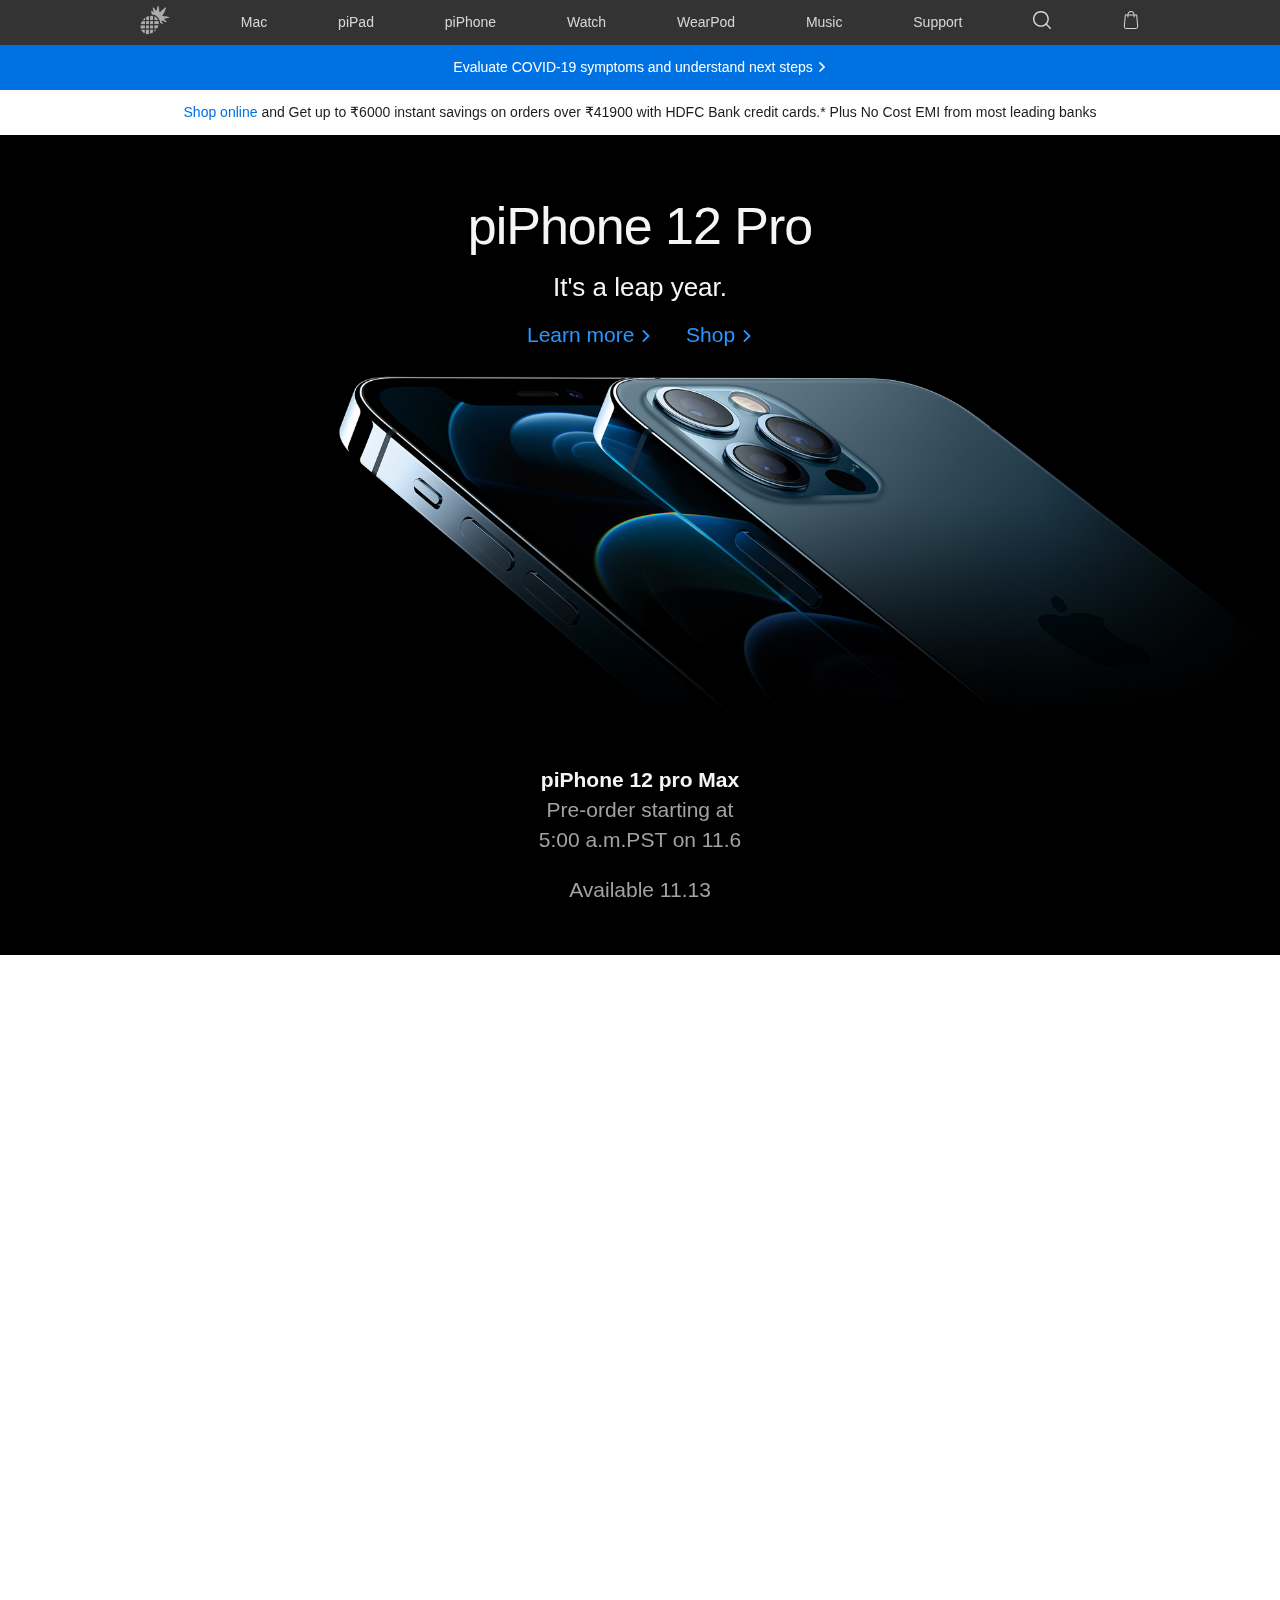
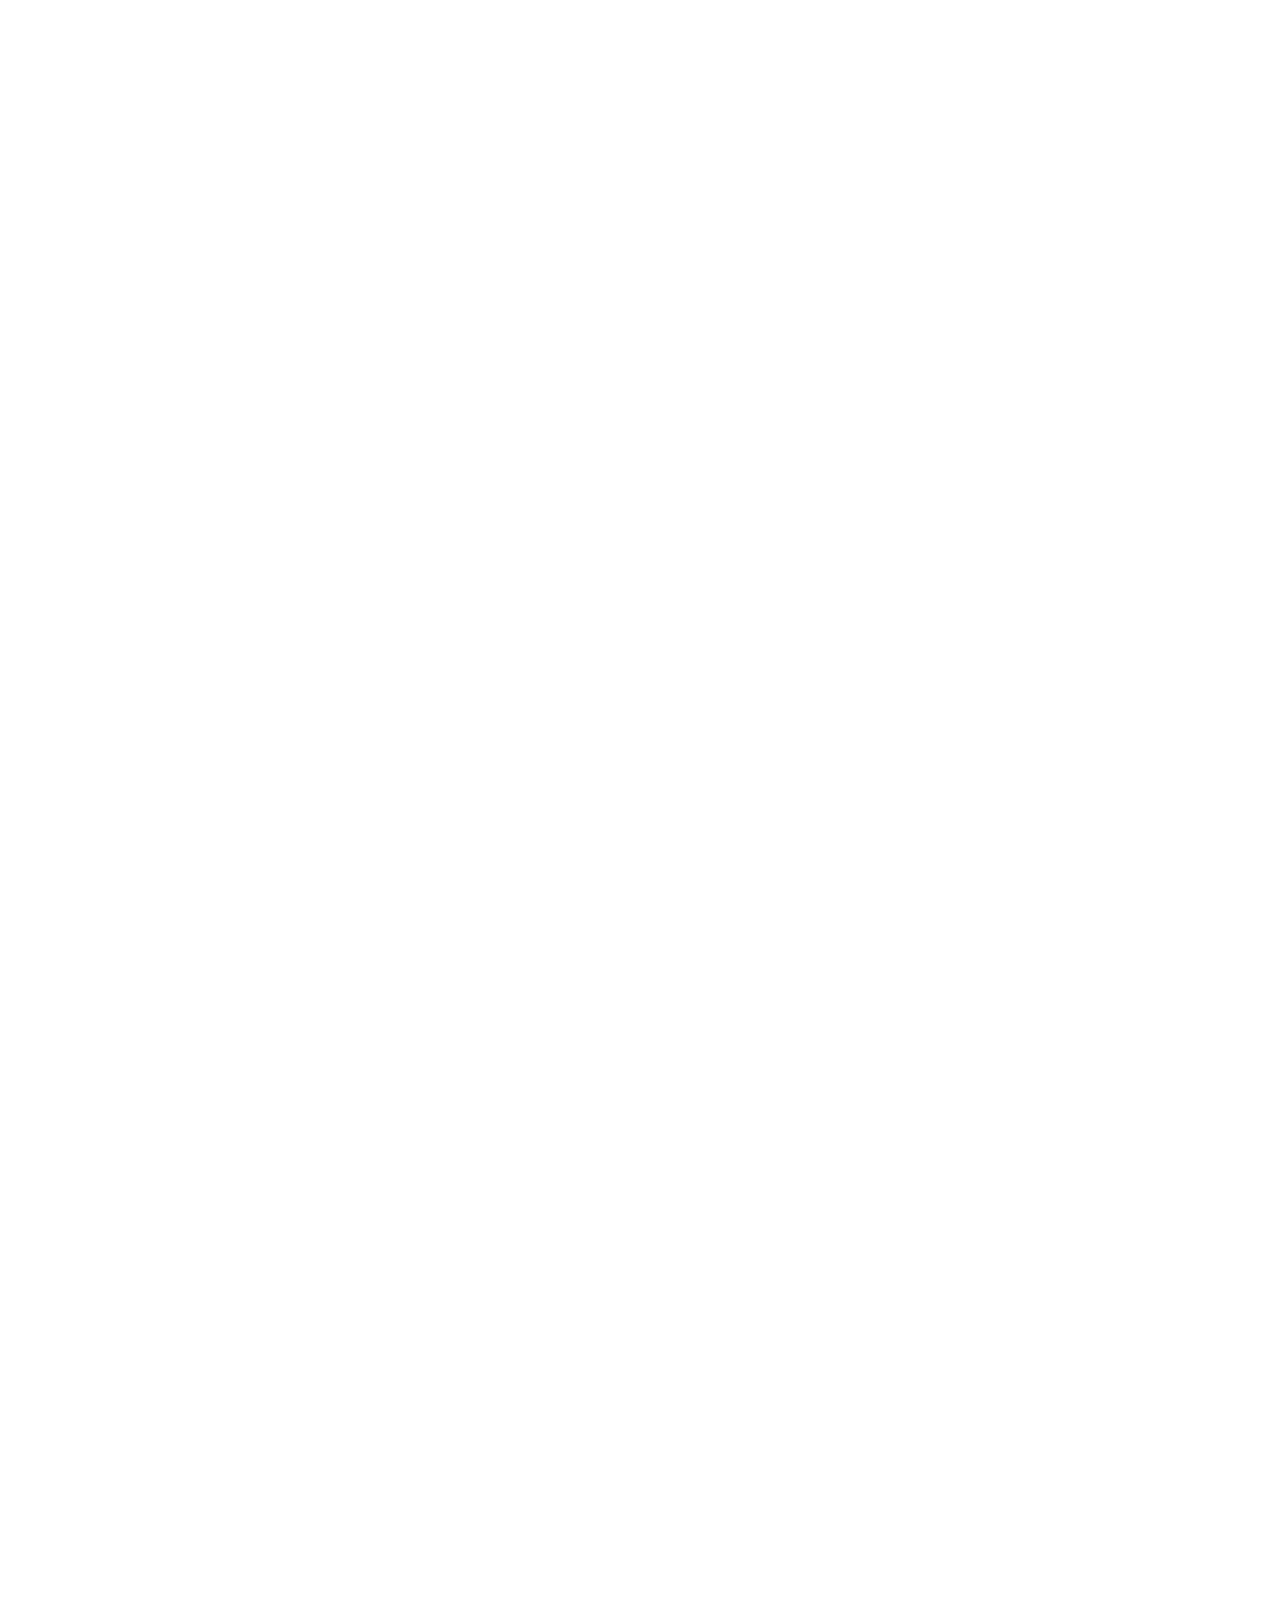
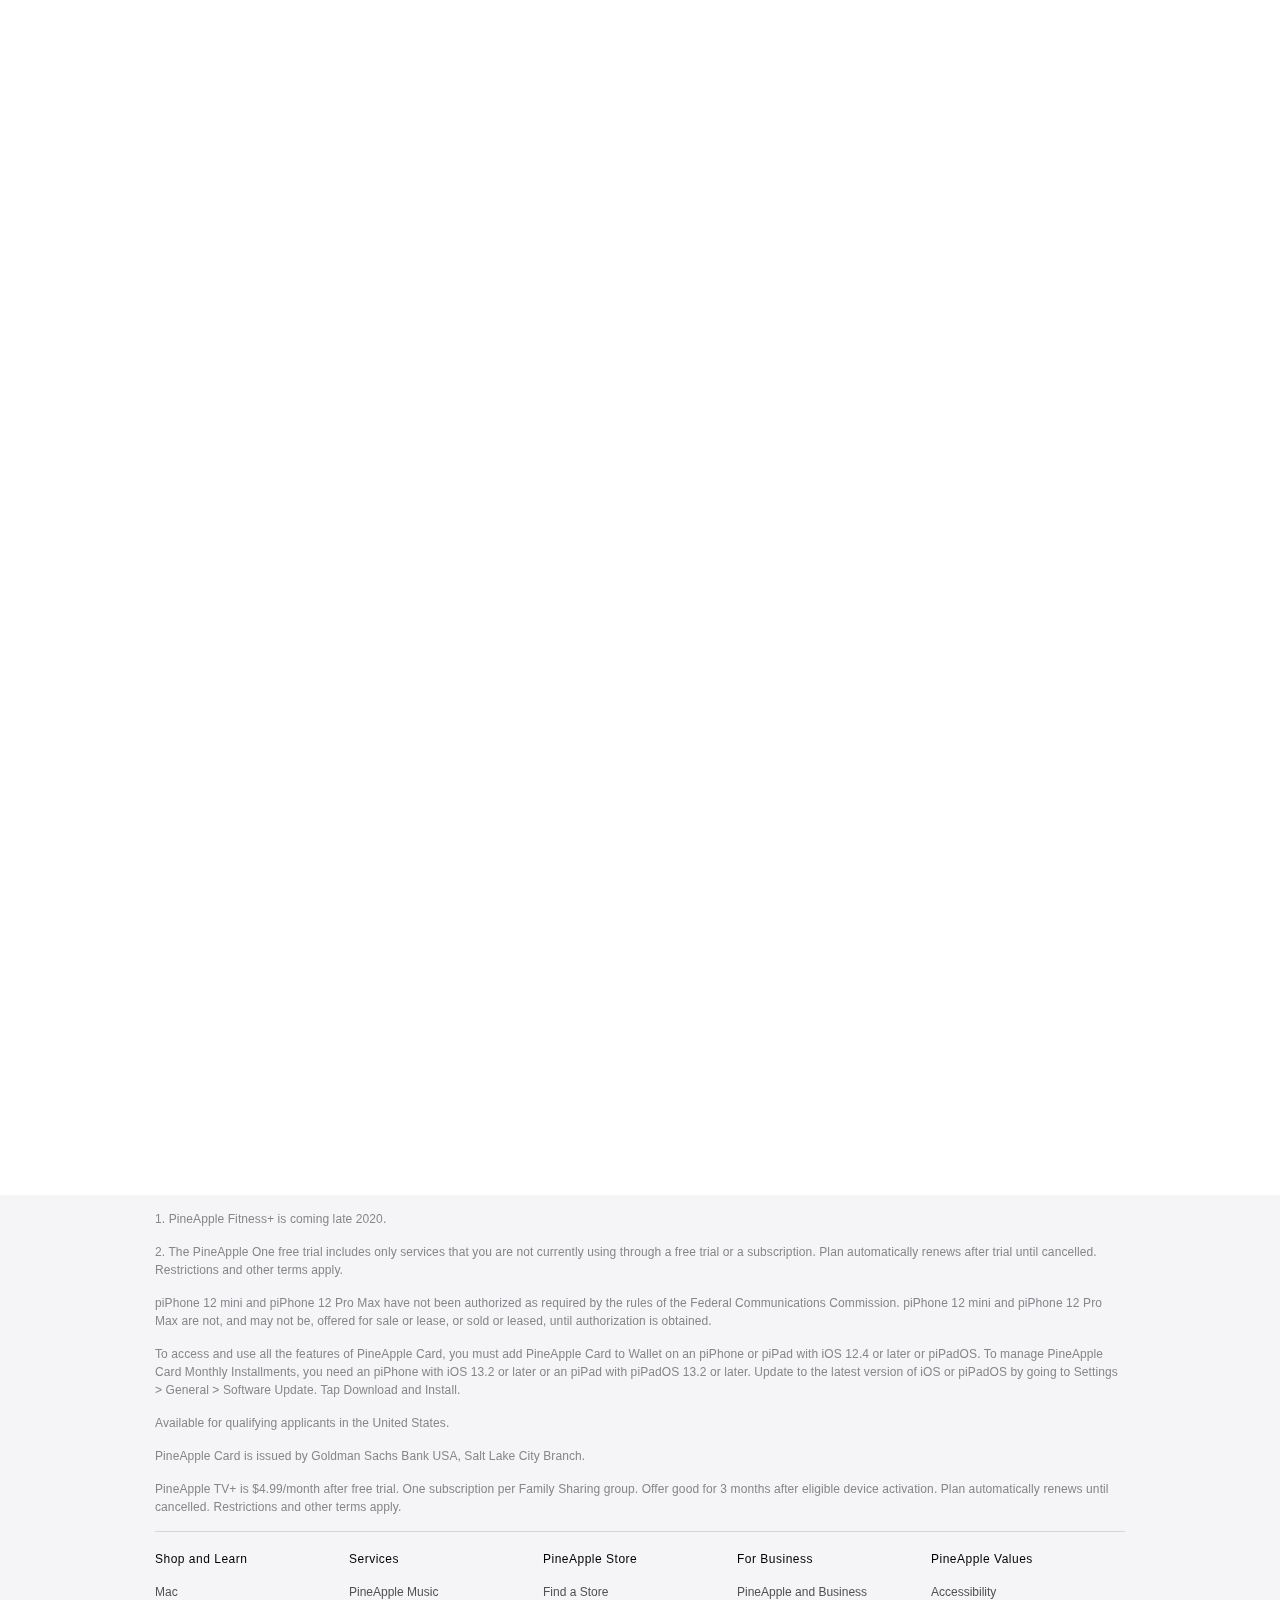
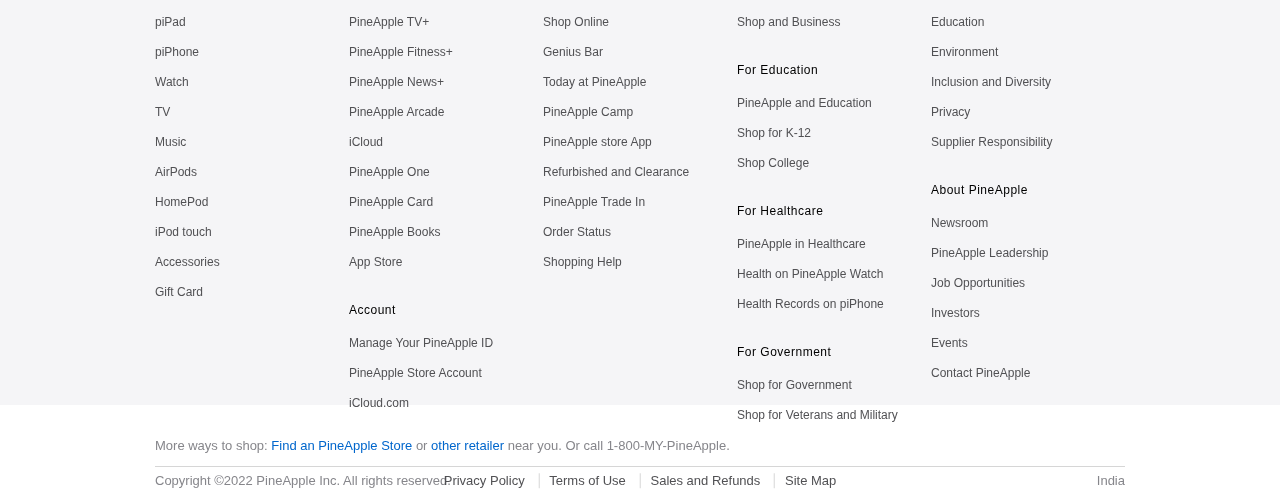
<file: index.html>
<!DOCTYPE html>
<html lang="en">

<head>
  <meta charset="UTF-8" />
  <meta name="viewport" content="width=device-width, initial-scale=1.0" />
  <link href="https://fonts.googleapis.com/css2?family=Roboto:wght@300;400;500;700&display=swap" rel="stylesheet" />
  <link rel="stylesheet" href="style.css" />
  <link rel="stylesheet" href="modal\stylelogin.css" />
  <title>PineApple</title>

  <link rel="stylesheet" href="https://unpkg.com/aos@next/dist/aos.css" />

</head>

<body>
  <!-- Header -->
  <header>
    <ul>
      <li><a href="Captcha\captcha.html"><img src="svg\Untitled_1_-removebg-preview-removebg-preview.png" alt="PineApple" style="width: 30px; height: 30px;" /></a></li>
      <li>Mac</li>
      <li>piPad</li>
      <li><a href="#sec1" style="text-decoration: none;">piPhone</a></li>
      <li><a href="#sec3" style="text-decoration: none;">Watch</a></li>
      <li><a href="scrollvid\index.html" style="text-decoration: none;">WearPod</a></li>
      <li>Music</li>
      <li><a href="Support\support.html" style="text-decoration: none;">Support</a></li>
      <li><img src="./svg/search.svg" alt="search" /></li>
      <li><img src="./svg/shopping-bag.svg" alt="shopping bag" /></li>
    </ul>
  </header>

  <!-- information -->
  <div class="information">
    <a href="">Evaluate COVID-19 symptoms and understand next steps
      <img src="./svg/right-arrow.svg" alt="" />
    </a>
  </div>
  <div class="information information-2">
    <a href="">Shop online </a> and Get up to ₹6000 instant savings on orders over ₹41900 with HDFC Bank credit cards.* Plus No Cost EMI from most leading banks
  </div>

  <!-- Login Modal Box -->
  <div class="login-popup">
  	 <div class="box">
  	 	 <div class="img-area">
  	 	 	<div class="img">
  	 	 	</div>
  	 	 	<h1>Your Logo</h1>
  	 	 </div>
  	 	 <div class="form">
  	 	 	<div class="close">&times;</div>
  	 	 	<h1>Log In</h1>
  	 	 	<form action="modal hidden" name="suForm" id="supform">
  	 	 		<div class="form-group">
  	 	 			<input type="text" placeholder="Email" class="form-control" id="email" onclick="resetBtn()" maxlength="30">
  	 	 		</div>
  	 	 		<div class="form-group">
  	 	 			<input type="password" placeholder="Password" class="form-control" id="pass" onclick="resetBtn()" minlength="7">
  	 	 		</div>
  	 	 		<div class="form-group">
  	 	 			<label><input type="checkbox" name="check1" id="check" onclick="resetBtn()">
  	 	 				Remember Me
  	 	 			</label>
            <a href="#" class="show-modal">Not registered yet?</a>
  	 	 		</div>
  	 	 		<button type="button" class="btn"  onmouseover="mouseOver()" id="submit-btn">Log In</button>
  	 	 	</form>
  	 	 </div>
  	 </div>
  </div>

<!-- signup form -->


  <!-- SECTIONS -->
  <section class="section1" data-aos="fade-up" data-aos-duration="1000" id="sec1">
    <div class="background" style="background-image: url(./img/iPhone\ 12.jpg)"></div>

    <div class="top__title"  >
      <h1>piPhone 12 Pro</h1>
      <h3>It's a leap year.</h3>
      <div class="top__title--links">
        <a href="">Learn more <img src="./svg/right-arrow-blue.svg" alt="" /></a>
        <a href="">Shop <img src="./svg/right-arrow-blue.svg" alt="" /></a>
      </div>
    </div>

    <div class="bottom__title">
      <h2>piPhone 12 pro Max</h2>
      <h2>Pre-order starting at</h2>
      <h2>5:00 a.m.PST on 11.6</h2>
      <h2>Available 11.13</h2>
    </div>
  </section>

  <section class="section2" data-aos="fade-up" data-aos-duration="1000">
    <div class="background" style="background-image: url(./img/s-2.jpg)"></div>

    <div class="top__title">
      <h1 class="black">piPhone 12</h1>
      <h3 class="black">Blast past fast</h3>
      <div class="top__title--links">
        <a href="" class="dark-blue">Learn more <img src="./svg/right-arrow-darkBlue.svg" alt="" /></a>
        <a href="" class="dark-blue">Shop <img src="./svg/right-arrow-darkBlue.svg" alt="" /></a>
      </div>
    </div>

    <div class="bottom__title">
      <h2 class="black">piPhone 12 mini</h2>
      <h2>Pre-order starting at</h2>
      <h2>5:00 a.m.PST on 11.6</h2>
      <h2>Available 11.13</h2>
    </div>
  </section>

  <section class="section3" id="sec3" data-aos="fade-up" data-aos-duration="1000">
    <div class="background" style="background-image: url(./img/s-3.jpg)"></div>

    <div class="top__title">
      <h1><img src="svg\pinewhite.jpeg" alt="PineApple" /> WATCH</h1>
      <h4>SERIES 6</h4>
      <h3>The future of health is on your wrist.</h3>
      <div class="top__title--links">
        <a href="">Learn more <img src="./svg/right-arrow-blue.svg" alt="" /></a>
        <a href="">Buy <img src="./svg/right-arrow-blue.svg" alt="" /></a>
      </div>
    </div>
  </section>

  <section class="section4" data-aos="fade-up" data-aos-duration="1000">
    <div class="row">
      <div class="section4__item">
        <div class="background" style="background-image: url(./img/s-4.1.jpg)"></div>

        <div class="top__title" data-aos="zoom-out-down" data-aos-duration="1000">
          <h1 class="black">piPad Air</h1>
          <h3 class="black">Powerful. Colorful. Wonderful.</h3>
          <div class="top__title--links">
            <a href="" class="dark-blue">Learn more <img src="./svg/right-arrow-darkBlue.svg" alt="" /></a>
            <a href="" class="dark-blue">Buy <img src="./svg/right-arrow-darkBlue.svg" alt="" /></a>
          </div>
        </div>
      </div>

      <div class="section4__item" data-aos="zoom-out-down" data-aos-duration="1000">
        <div class="background" style="background-image: url(./img/s-4.2.jpg)"></div>

        <div class="top__title">
          <div class="homePod">
            <h1 class="black">HomePod mini</h1>
            <div class="top__title--links">
              <a href="" class="dark-blue">Learn more <img src="./svg/right-arrow-darkBlue.svg" alt="" /></a>
              <a href="" class="dark-blue">View pricing
                <img src="./svg/right-arrow-darkBlue.svg" alt="" /></a>
            </div>
          </div>
        </div>
      </div>
    </div>

    <div class="row">
      <div class="section4__item" data-aos="zoom-out-down" data-aos-duration="1000">
        <div class="background one" style="background-image: url(./img/s-4.3.jpg)"></div>

        <div class="top__title">
          <h1 class="black">
            <img src="svg\icons8-pineapple-66.png" alt="PinePineApple" /> One
          </h1>
          <h3 class="black">
            Bundle up to six PineApple services. And enjoy more for less.
          </h3>
          <div class="top__title--links">
            <a href="" class="dark-blue">Learn more <img src="./svg/right-arrow-darkBlue.svg" alt="" /></a>
            <a href="" class="dark-blue">Try it free <img src="./svg/diagonal-arrow.svg" alt="" /></a>
          </div>
        </div>
      </div>

      <div class="section4__item" data-aos="zoom-out-down" data-aos-duration="1000">
        <div class="background" style="background-image: url(./img/s-4.4.jpg)"></div>

        <div class="top__title">
          <h4>Coming late 2022</h4>
          <h1 class="black">
            <img src="svg\icons8-pineapple-66.png" alt="PineApple" /> Fitness+
          </h1>
          <h3 class="black">
            A new fitness experience powered by PineApple Watch
          </h3>
          <div class="top__title--links">
            <a href="" class="dark-blue">Learn more <img src="./svg/right-arrow-darkBlue.svg" alt="" /></a>
            <a href="" class="dark-blue">Notify me <img src="./svg/right-arrow-darkBlue.svg" alt="" /></a>
          </div>
        </div>
      </div>
    </div>

    <div class="row">
      <div class="section4__item" data-aos="zoom-in-up" data-aos-duration="1000" data-aos-easing="linear">
        <div class="background" style="background-image: url(./img/s-4.5.jpg)"></div>

        <div class="top__title">
          <h1 class="black">
            <img src="svg\icons8-pineapple-66.png" alt="PineApple" /> Card
          </h1>
          <h3 class="black">
            Get 3% Daily Cash back on purchases from PineApple when you use PineApple
            Card.
          </h3>
          <div class="top__title--links">
            <a href="" class="dark-blue">Learn more <img src="./svg/right-arrow-darkBlue.svg" alt="" /></a>
          </div>
        </div>
      </div>

      <div class="section4__item" data-aos="zoom-in-up" data-aos-duration="1000" data-aos-easing="linear" >
        <div class="background" style="background-image: url(./img/s-4.6.jpg)"></div>

        <div class="top__title">
          <h1 class="black"><img src="svg\icons8-pineapple-66.png" alt="PineApple" /> tv+</h1>
          <div class="subTitle">
            <h3 class="black">
              Streaming free exclusively through November 1.
            </h3>
            <a href="">Watch now <img src="./svg/play.svg" alt="" /></a>
          </div>
        </div>
      </div>
    </div>
  </section>

  <!-- FOOTER -->
  <footer class="footer">
    <div class="footer__wrapper">
      <ul>
        <li>1. PineApple Fitness+ is coming late 2020.</li>
        <li>
          2. The PineApple One free trial includes only services that you are not
          currently using through a free trial or a subscription. Plan
          automatically renews after trial until cancelled. Restrictions and
          other terms apply.
        </li>
        <li>
          piPhone 12 mini and piPhone 12 Pro Max have not been authorized as
          required by the rules of the Federal Communications Commission.
          piPhone 12 mini and piPhone 12 Pro Max are not, and may not be,
          offered for sale or lease, or sold or leased, until authorization is
          obtained.
        </li>
        <li>
          To access and use all the features of PineApple Card, you must add PineApple
          Card to Wallet on an piPhone or piPad with iOS 12.4 or later or
          piPadOS. To manage PineApple Card Monthly Installments, you need an
          piPhone with iOS 13.2 or later or an piPad with piPadOS 13.2 or later.
          Update to the latest version of iOS or piPadOS by going to Settings >
          General > Software Update. Tap Download and Install.
        </li>
        <li>Available for qualifying applicants in the United States.</li>
        <li>
          PineApple Card is issued by Goldman Sachs Bank USA, Salt Lake City
          Branch.
        </li>
        <li>
          PineApple TV+ is $4.99/month after free trial. One subscription per
          Family Sharing group. Offer good for 3 months after eligible device
          activation. Plan automatically renews until cancelled. Restrictions
          and other terms apply.
        </li>
      </ul>

      <div class="footer__links">
        <div class="footer__links--column">
          <div class="footer__links--column-title">Shop and Learn</div>
          <a href="">Mac</a>
          <a href="">piPad</a>
          <a href="">piPhone</a>
          <a href="">Watch</a>
          <a href="">TV</a>
          <a href="">Music</a>
          <a href="">AirPods</a>
          <a href="">HomePod</a>
          <a href="">iPod touch</a>
          <a href="">Accessories</a>
          <a href="">Gift Card</a>
        </div>

        <div class="footer__links--column">
          <div class="footer__links--column-title">Services</div>
          <a href="">PineApple Music</a>
          <a href="">PineApple TV+</a>
          <a href="">PineApple Fitness+</a>
          <a href="">PineApple News+</a>
          <a href="">PineApple Arcade</a>
          <a href="">iCloud</a>
          <a href="">PineApple One</a>
          <a href="">PineApple Card</a>
          <a href="">PineApple Books</a>
          <a href="">App Store</a>
          <div class="footer__links--column-title">Account</div>
          <a href="">Manage Your PineApple ID</a>
          <a href="">PineApple Store Account</a>
          <a href="">iCloud.com</a>
        </div>

        <div class="footer__links--column">
          <div class="footer__links--column-title">PineApple Store</div>
          <a href="">Find a Store</a>
          <a href="">Shop Online</a>
          <a href="">Genius Bar</a>
          <a href="">Today at PineApple</a>
          <a href="">PineApple Camp</a>
          <a href="">PineApple store App</a>
          <a href="">Refurbished and Clearance</a>
          <a href="">PineApple Trade In</a>
          <a href="">Order Status</a>
          <a href="">Shopping Help</a>
        </div>

        <div class="footer__links--column">
          <div class="footer__links--column-title">For Business</div>
          <a href="">PineApple and Business</a>
          <a href="">Shop and Business</a>
          <div class="footer__links--column-title">For Education</div>
          <a href="">PineApple and Education</a>
          <a href="">Shop for K-12</a>
          <a href="">Shop College</a>
          <div class="footer__links--column-title">For Healthcare</div>
          <a href="">PineApple in Healthcare</a>
          <a href="">Health on PineApple Watch</a>
          <a href="">Health Records on piPhone</a>
          <div class="footer__links--column-title">For Government</div>
          <a href="">Shop for Government</a>
          <a href="">Shop for Veterans and Military</a>
        </div>

        <div class="footer__links--column">
          <div class="footer__links--column-title">PineApple Values</div>
          <a href="">Accessibility</a>
          <a href="">Education</a>
          <a href="">Environment</a>
          <a href="">Inclusion and Diversity</a>
          <a href="">Privacy</a>
          <a href="">Supplier Responsibility</a>
          <div class="footer__links--column-title">About PineApple</div>
          <a href="">Newsroom</a>
          <a href="">PineApple Leadership</a>
          <a href="">Job Opportunities</a>
          <a href="">Investors</a>
          <a href="">Events</a>
          <a href="">Contact PineApple</a>
        </div>
      </div>

      <div class="footer__more">
        More ways to shop: <a href="">Find an PineApple Store</a> or
        <a href="">other retailer</a> near you. Or call 1-800-MY-PineApple.
      </div>

      <div class="footer__copyright">
        <p>Copyright ©2022 PineApple Inc. All rights reserved.</p>
        <a href="">India</a>

        <div class="links">
          <a href="">Privacy Policy</a>
          <a href="">Terms of Use</a>
          <a href="">Sales and Refunds</a>
          <a href="">Site Map</a>
        </div>
      </div>
    </div>
  </footer>

  <script src="https://unpkg.com/aos@next/dist/aos.js"></script>
  <script>
    AOS.init();
  </script>

  <script src="modal\scriptlogin.js"></script>

</body>

</html>
</file>
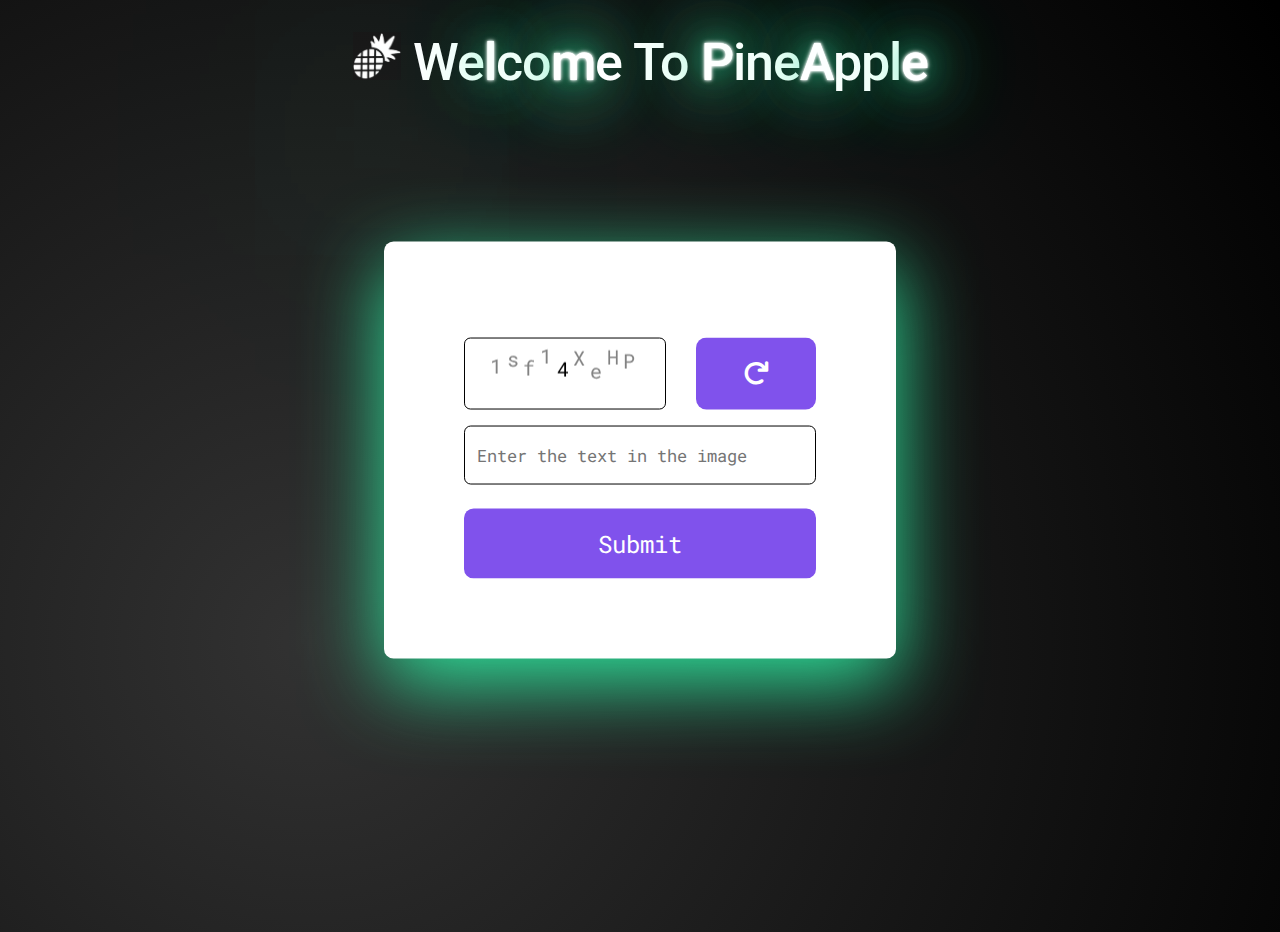
<file: Captcha/captcha.html>
<!DOCTYPE html>
<html lang="en">
  <head>
    <meta name="viewport" content="width=device-width, initial-scale=1.0" />
    <title>Captcha Generator</title>
    <!-- Font Awesome Icons -->
    <link
      rel="stylesheet"
      href="https://cdnjs.cloudflare.com/ajax/libs/font-awesome/6.0.0/css/all.min.css"
    />
    <!-- Google Fonts -->
    <link
      href="https://fonts.googleapis.com/css2?family=Roboto+Mono:wght@500&display=swap"
      rel="stylesheet"
    />
    <!-- Stylesheet -->
    <link rel="stylesheet" href="captcha.css" />

    <!-- Google fonts -->
    <link href="https://fonts.googleapis.com/css2?family=Roboto:wght@300;400;500;700&display=swap" rel="stylesheet" />

  </head>
  <body>

<div class="PineApple">
  <h1 class="logo-1"> <img src="..\svg\pinewhite-removebg-preview.png" alt="pineapple logo"> We<span>l</span>co<span>m</span>e To  <span>P</span>ine<span>A</span>ppl<span>e</span></h1>
</div>

    <div class="container">
      <div class="wrapper">
        <canvas id="canvas" width="200" height="70"></canvas>
        <button id="reload-button">
          <i class="fa-solid fa-arrow-rotate-right"></i>
        </button>
      </div>
      <input
        type="text"
        id="user-input"
        placeholder="Enter the text in the image"
      />
      <button id="submit-button">Submit</button>
    </div>
    <!-- Script -->
    <script src="captcha.js"></script>
  </body>
</html>
</file>
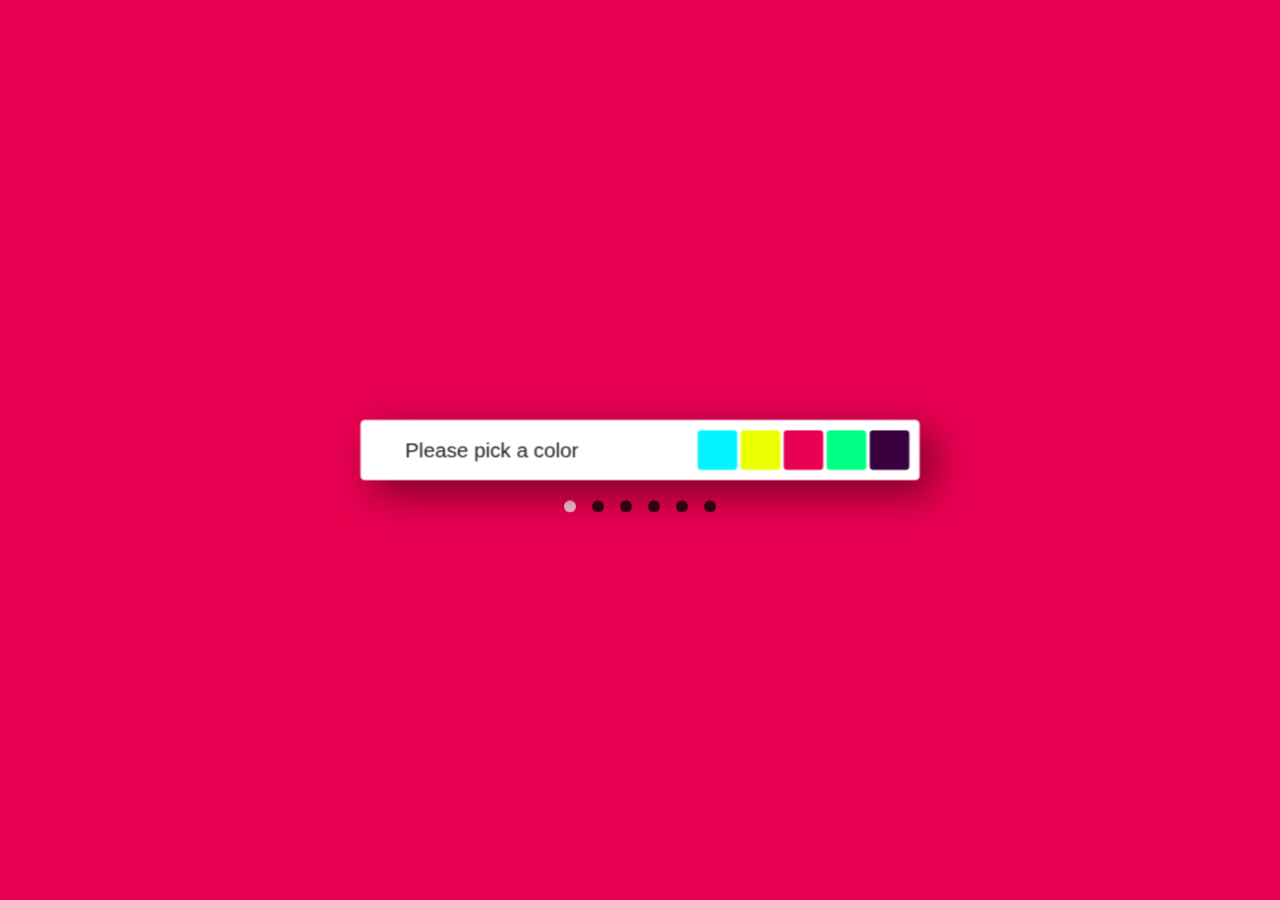
<file: Captcha/su.html>
<!DOCTYPE html>
<html lang="en" dir="ltr">

<head>
  <meta charset="utf-8">
  <title>Login</title>
  <link rel="stylesheet" href="su.css">
</head>

<body>
  <div class="scene">
    <div class="cube">
      <nav class="steps">
        <div class="dot step_1 done"></div>
        <div class="dot step_2"></div>
        <div class="dot step_3"></div>
        <div class="dot step_4"></div>
        <div class="dot step_5"></div>
        <div class="dot step_6"></div>
      </nav>
      <div class="cube__face  cube__face--front" id="step__1">
        <div class="container">
          <input type="text" class="label" placeholder="Please pick a color" disabled>
          <div class="radio">
            <div class="item blue" data-color="blue"></div>
            <div class="item yellow" data-color="yellow"></div>
            <div class="item purple" data-color="purple"></div>
            <div class="item green" data-color="green"></div>
            <div class="item violet" data-color="violet"></div>
          </div>
          <div class="btn" style="display:none">
            <span data-step="1">Continue</span>
          </div>
        </div>
      </div>
      <div class="cube__face cube__face--bottom" id="step__2">
        <div class="container">
          <input type="text" placeholder="What's your full name ?">
          <div class="btn">
            <span data-step="2">Continue</span>
          </div>
        </div>
      </div>
      <div class="cube__face" id="step__3">
        <div class="container">
          <input type="email" placeholder="Tell me your email adress">
          <div class="btn">
            <span data-step="3">Continue</span>
          </div>
        </div>
      </div>
      <div class="cube__face" id="step__4">
        <div class="container">
          <input type="password" placeholder="Enter your password (at least 4 chars)">
          <div class="btn">
            <span data-step="4">Continue</span>
          </div>
        </div>
      </div>
      <div class="cube__face" id="step__5">
        <div class="container">
          <select name="fav_color" id="fav_color">
            <option disabled selected>Select your favorite PineApple product</option>
            <option value="Leo">piPhone</option>
            <option value="Mikey">PiPad</option>
            <option value="Donnie">piWatch</option>
            <option value="Raph">Mac</option>
          </select>
          <div class="btn">
            <span data-step="5">Continue</span>
          </div>
        </div>
      </div>
      <div class="cube__face" id="step__6">
        <div class="container">
          <input type="text" class="label" placeholder="Are you amazing ?" disabled>
          <div class="right">
            <label for="">No</label>
            <div class="checkbox">
              <div class="circle"></div>
            </div>
            <label for="">Yes</label>
          </div>
        </div>
      </div>
    </div>
  </div>
  <div class="welcome">
    <div class="content">Welcome !</div>
  </div>
  <!-- <button></button> -->

  <script src="su.js"></script>
</body>

</html>
</file>
<file: style.css>
:root {
  --greyDark: #333333;
  --greyLight: #d6d6d6;
  --greyLight2: #a1a1a6;
  --white: #f5f5f7;
  --text: #1d1d1f;
  --blue: #0071e3;
  --a: #2997ff;
}

* {
  margin: 0;
  padding: 0;
  -webkit-box-sizing: border-box;
          box-sizing: border-box;
  scroll-behavior: smooth;
}

body {
  font-family: "Roboto", sans-serif;
  font-size: 14px;
}

a {
  text-decoration: none;
  font-weight: 300;
  color: inherit;
}

a:hover {
  text-decoration: underline;
}

.black {
  color: var(--text) !important;
}

.dark-blue {
  color: #06c !important;
}

header {
  width: 100%;
  height: 45px;
  background: rgba(0, 0, 0, 0.8);
  position: fixed;
  top: 0;
  left: 0;
  z-index: 9999;
  -webkit-backdrop-filter: saturate(180%) blur(20px);
          backdrop-filter: saturate(180%) blur(20px);
}

header ul {
  height: 100%;
  width: 100%;
  max-width: 1000px;
  margin: auto;
  display: -webkit-box;
  display: -ms-flexbox;
  display: flex;
  -webkit-box-align: center;
      -ms-flex-align: center;
          align-items: center;
  -webkit-box-pack: justify;
      -ms-flex-pack: justify;
          justify-content: space-between;
  color: var(--greyLight);
}

header ul li {
  cursor: pointer;
  list-style: none;
}

header ul li:hover {
  color: #fff;
}

header ul li img {
  width: 18px;
  height: 18px;
}

.information {
  height: 45px;
  width: 100%;
  background: var(--blue);
  text-align: center;
  line-height: 45px;
  margin-top: 45px;
}

.information img {
  width: 10px;
}

.information a {
  color: #fff;
}

.information-2 {
  background: #fff;
  color: var(--text);
  margin: 0;
}

.information-2 a {
  color: var(--blue);
}

.top__title {
  margin-top: 52px;
  color: var(--white);
  text-align: center;
  z-index: 3;
}

.top__title h1 {
  font-size: 52px;
  font-weight: 500;
  letter-spacing: -1px;
}

.top__title h3 {
  margin-top: 3px;
  font-size: 26px;
  font-weight: 400;
}

.top__title h4 {
  font-size: 15px;
  font-weight: 500;
  letter-spacing: 3px;
  margin-bottom: 15px;
  color: #d01f2a;
}

.top__title--links {
  margin-top: 12px;
}

.top__title--links a {
  font-size: 21px;
  font-weight: 400;
  color: var(--a);
}

.top__title--links a:nth-child(2) {
  margin-left: 30px;
}

.top__title--links a img {
  width: 12px;
}

.bottom__title {
  position: absolute;
  left: 50%;
  -webkit-transform: translateX(-50%);
          transform: translateX(-50%);
  bottom: 50px;
  text-align: center;
  z-index: 3;
}

.bottom__title h2 {
  font-size: 21px;
  font-weight: 400;
  line-height: 30px;
  color: var(--greyLight2);
}

.bottom__title h2:nth-child(1) {
  color: var(--white);
  font-weight: 600;
}

.bottom__title h2:nth-child(4) {
  margin-top: 20px;
}

.background {
  position: absolute;
  bottom: 0;
  left: 0;
  width: 100%;
  height: 120%;
  background-size: cover;
  background-position: center;
  z-index: -1;
}

.section1 {
  height: 820px;
  width: 100%;
  position: relative;
  overflow: hidden;
}

.section1 .background {
  top: -13%;
}

.section2 {
  height: 950px;
  position: relative;
  width: 100%;
  overflow: hidden;
}

.section2 .background {
  top: -13%;
}

.section3 {
  width: 100%;
  height: 690px;
  overflow: hidden;
  position: relative;
  background: #000;
}

.section3 h1 {
  font-size: 38px;
  font-weight: 700;
  letter-spacing: 2px;
}

.section3 h1 img {
  width: 38px;
}

.section3 .background {
  width: 280px;
  height: 450px;
  left: 50%;
  -webkit-transform: translateX(-50%);
          transform: translateX(-50%);
  z-index: 1;
}

.section4 {
  width: 100%;
  display: -webkit-box;
  display: -ms-flexbox;
  display: flex;
  -webkit-box-orient: vertical;
  -webkit-box-direction: normal;
      -ms-flex-direction: column;
          flex-direction: column;
  overflow: hidden;
}

.section4 .row {
  width: 100%;
  display: -webkit-box;
  display: -ms-flexbox;
  display: flex;
  -webkit-box-align: center;
      -ms-flex-align: center;
          align-items: center;
  -webkit-box-pack: justify;
      -ms-flex-pack: justify;
          justify-content: space-between;
  margin-bottom: 10px;
}

.section4__item {
  height: 590px;
  -webkit-box-flex: 0.497;
      -ms-flex: 0.497;
          flex: 0.497;
  position: relative;
  overflow: hidden;
  display: -webkit-box;
  display: -ms-flexbox;
  display: flex;
  width: 100%;
  -webkit-box-pack: center;
      -ms-flex-pack: center;
          justify-content: center;
  background: #fbfbfb;
}

.section4__item h1 {
  font-size: 40px;
}

.section4__item h1 img {
  width: 30px;
}

.section4__item h3 {
  max-width: 298px;
  font-size: 21px;
  font-weight: 400;
}

.section4__item h4 {
  font-size: 12px;
  letter-spacing: normal;
  margin-bottom: 0;
}

.section4__item a {
  font-size: 17px;
}

.section4__item a img {
  width: 10px;
}

.section4__item .background {
  height: 100%;
  left: 50%;
  -webkit-transform: translateX(-50%);
          transform: translateX(-50%);
  z-index: 2;
}

.section4__item .homePod {
  position: absolute;
  left: 50%;
  -webkit-transform: translateX(-50%);
          transform: translateX(-50%);
  bottom: 50px;
}

.section4__item .one {
  width: 550px;
  height: 350px;
}

.section4__item .subTitle {
  position: absolute;
  bottom: 30px;
  left: 50%;
  -webkit-transform: translateX(-50%);
          transform: translateX(-50%);
}

.section4__item .subTitle a {
  height: 20px;
  width: 110px;
  margin: auto;
  margin-top: 10px;
  color: #000;
  display: -webkit-box;
  display: -ms-flexbox;
  display: flex;
  -webkit-box-align: center;
      -ms-flex-align: center;
          align-items: center;
}

.section4__item .subTitle a img {
  width: 18px;
  margin-left: 5px;
}

.footer {
  width: 100%;
  height: 810px;
  background: var(--white);
  display: -webkit-box;
  display: -ms-flexbox;
  display: flex;
  -webkit-box-pack: center;
      -ms-flex-pack: center;
          justify-content: center;
}

.footer__wrapper {
  width: 970px;
}

.footer ul {
  font-size: 12px;
  list-style: none;
  color: #86868b;
  border-bottom: 1px solid var(--greyLight);
}

.footer ul li {
  margin: 15px 0;
  letter-spacing: 0.1px;
}

.footer__links {
  width: 100%;
  display: -webkit-box;
  display: -ms-flexbox;
  display: flex;
}

.footer__links--column {
  width: 200px;
  display: -webkit-box;
  display: -ms-flexbox;
  display: flex;
  -webkit-box-orient: vertical;
  -webkit-box-direction: normal;
      -ms-flex-direction: column;
          flex-direction: column;
}

.footer__links--column-title {
  font-weight: 400;
  font-size: 12px;
  margin-top: 18px;
  margin-bottom: 15px;
  letter-spacing: 0.5px;
}

.footer__links--column a {
  font-size: 12px;
  color: #515154;
  margin-bottom: 12px;
}

.footer__more {
  font-size: 13px;
  color: #86868b;
  padding-bottom: 10px;
  border-bottom: 1px solid var(--greyLight);
}

.footer__more a {
  color: #06c;
}

.footer__copyright {
  width: 100%;
  height: 20px;
  display: -webkit-box;
  display: -ms-flexbox;
  display: flex;
  -webkit-box-align: center;
      -ms-flex-align: center;
          align-items: center;
  -webkit-box-pack: justify;
      -ms-flex-pack: justify;
          justify-content: space-between;
  font-size: 13px;
  color: #86868b;
  margin-top: 4px;
  position: relative;
}

.footer__copyright .links {
  position: absolute;
  top: 50%;
  left: 50%;
  -webkit-transform: translate(-50%, -50%);
          transform: translate(-50%, -50%);
}

.footer__copyright .links a {
  padding: 0 10px;
  color: #515154;
  border-left: 1px solid var(--greyLight);
}

.footer__copyright .links a:nth-child(1) {
  border: none;
}
/*# sourceMappingURL=style.css.map */
</file>
<file: Captcha/captcha.css>
* {
  padding: 0;
  margin: 0;
  box-sizing: border-box;
}
body {
  height: 100vh;
  background: radial-gradient(circle at 24.1% 68.8%, rgb(50, 50, 50) 0%, rgb(0, 0, 0) 99.4%)  ;
}
.container {
  width: 32em;
  background-color: #ffffff;
  padding: 5em;
  border-radius: 0.6em;
  position: absolute;
  transform: translate(-50%, -50%);
  top: 50%;
  left: 50%;
  box-shadow: 0 1.5em 5em rgba(46, 229, 157, 1);
}
.wrapper {
  display: flex;
  align-content: center;
  justify-content: space-between;
  margin: 1em 0;
}
canvas {
  border: 1px solid #000000;
  border-radius: 0.4em;
}
button#reload-button {
  font-size: 26px;
  width: 4.6em;
  background-color: #8052ec;
  border: none;
  border-radius: 0.4em;
  color: #ffffff;
}
input[type="text"] {
  font-family: "Roboto Mono", monospace;
  font-size: 1.05em;
  width: 100%;
  padding: 1em 0.7em;
  border: 1px solid #000000;
  border-radius: 0.4em;
}
button#submit-button {
  width: 100%;
  background-color: #8052ec;
  color: #ffffff;
  font-size: 1.5em;
  border: none;
  margin-top: 1em;
  padding: 0.8em 0;
  border-radius: 0.4em;
  font-family: "Roboto Mono", monospace;
  transition: all 0.3s ease 0s;
  cursor: pointer;
}

button#submit-button:hover{
  background-color: #d161ff;
  box-shadow: 0px 15px 20px rgba(129,40,224,1);
  color: #fff;
  transform: translateY(-7px);
}

.PineApple h1{
  color: #ffffff;
  text-align: center;
  margin-top: 2.5%;
  font-size: 3rem;
  font-family: "Roboto", sans-serif;
  font-size: 52px;
  font-weight: 500;
  letter-spacing: -1px;
}

.PineApple img{
  height: 3rem;
  width: 3rem;
  box-shadow: 0 1.5em 8em rgba(46, 229, 157, 1);
}

.PineApple span{
  /* color: rgba(46, 229, 157, 1); */
  text-shadow:
    0 0 1px #fff,
    0 0 3px #fff,
    0 0 5px #fff,
    0 0 30px rgba(46, 229, 157, 1),
    0 0 70px rgba(46, 229, 157, 1),
    0 0 80px rgba(46, 229, 157, 1),
    0 0 90px rgba(46, 229, 157, 1),
    0 0 120px rgba(46, 229, 157, 1);

}
</file>
<file: Captcha/su.css>
* {
	box-sizing: border-box;
}

body {
	font-family: helvetica;
	height: 100vh;
	width: 100vw;
	background: #e90052;
	margin: 0;
	display: flex;
	transition: background 0.5s;
}

.scene {
	width: 650px;
	height: 70px;
	/*   margin: 80px; */
	perspective: 400px;
	margin: auto;
	position: relative;
	transition: opacity 0.5s;
	z-index: 2;
}

.scene.end {
	opacity: 0;
	transition-delay: 0.25s;
	transition: opacity 0.5s;
	z-index: 0;
}

.welcome {
	opacity: 0;
	width: 100%;
	position: absolute;
	height: 100%;
	display: flex;
	transition-delay: 0.25s;
	transition: opacity 0.5s;
}

.welcome .content {
	margin: auto;
	font-size: 2rem;
	color: #ffffff;
}

.welcome.show {
	opacity: 1;
}

.cube {
	width: 100%;
	height: 100%;
	position: relative;
	transform-style: preserve-3d;
	transform: translateZ(-100px);
}

.steps {
	position: absolute;
	top: 140%;
	display: flex;
	width: 100%;
	justify-content: center;
}

.steps .dot {
	width: 15px;
	height: 15px;
	background: rgba(0, 0, 0, 0.75);
	border-radius: 100%;
	margin: 0 10px;
	transition: 0.25s;
}

.steps .dot.done {
	background: rgba(255, 255, 255, 0.75);
}

.cube__face {
	position: absolute;
	width: 100%;
	height: 100%;
	font-size: 40px;
	font-weight: bold;
	transition: transform 0.5s;
	opacity: 0;
	background: #ffffff;
	border-radius: 5px;
}

.cube__face--front {
	transform: rotateY(0deg) translateZ(35px);
	opacity: 1;
	box-shadow: 15px 15px 50px rgba(0, 0, 0, 0.5);
}

.cube__face--top {
	transform: rotateX(90deg) translateZ(35px);
	opacity: 1;
}

.cube__face--top .container {
	opacity: 0;
	transition: opacity 0.5s;
}

.cube__face--bottom {
	transform: rotateX(-90deg) translateZ(35px);
}

.hidden {
	display: none;
}

input:not([type="radio"]),
select {
	display: block;
	margin: 0;
	/*     padding: 0 0 0.15em; */
	/*     padding-left: 50px; */
	width: 100%;
	border: none;
	background-color: transparent;
	color: #202020;
	text-overflow: ellipsis;
	font-weight: normal;
	font-size: 1.5rem;
	height: 100%;
	/* 	padding-right:185px; */
}

input:focus,
select:focus {
	outline: none;
}

input::placeholder {
	color: #a0a0a0;
}

.cube__face .container {
	height: 100%;
	width: 100%;
	position: relative;
	padding-right: 185px;
	padding-left: 50px;
}

div.btn.show {
	opacity: 1 !important;
}

div.btn.show span {
	display: block !important;
}

div.btn {
	position: absolute;
	right: 10px;
	top: 0;
	height: 100%;
	display: flex;
	transition: opacity 0.25s ease;
	opacity: 0;
}

div.btn span {
	color: #e90052;
	font-size: 1.25rem;
	padding: 10px 25px;
	border: 3px solid #e90052;
	border-radius: 40px;
	display: inline-block;
	margin: auto;
	cursor: pointer;
	transition: all 0.25s;
	display: none;
}

div.btn span:hover {
	color: #ffffff !important;
	background: #e90052;
}

input.label::placeholder {
	color: #202020 !important;
}

#step__1 .container,
#step__6 .container {
	display: flex;
	padding-right: 10px;
}

.radio {
	display: flex;
	align-items: center;
}

.item {
	width: 46px;
	height: 46px;
	margin: 2px;
	cursor: pointer;
	transition: transform 0.25s;
	border-radius: 4px;
}

.item:hover {
	transform: scale(1.2);
}

body.blue,
.item.blue {
	background: #04f5ff;
}

body.yellow,
.item.yellow {
	background: #ebff00;
}

body.purple,
.item.purple {
	background: #e90052;
}

body.green,
.item.green {
	background: #00ff85;
}

body.violet,
.item.violet {
	background: #38003c;
}

div.btn.blue span {
	color: #04f5ff;
	border-color: #04f5ff;
}

div.btn.blue span:hover {
	background: #04f5ff;
}

div.btn.yellow span {
	color: #ebff00;
	border-color: #ebff00;
}

div.btn.yellow span:hover {
	background: #ebff00;
}

div.btn.purple span {
	color: #e90052;
	border-color: #e90052;
}

div.btn.purple span:hover {
	background: #e90052;
}

div.btn.green span {
	color: #00ff85;
	border-color: #00ff85;
}

div.btn.green span:hover {
	background: #00ff85;
}

div.btn.violet span {
	color: #38003c;
	border-color: #38003c;
}

div.btn.violet span:hover {
	background: #38003c;
}

.right {
	display: flex;
	align-items: center;
}

.right label {
	font-size: 1.5rem;
	font-weight: normal;
}

.checkbox {
	padding: 4px;
	border: 3px solid #e90052;
	display: inline-block;
	width: 64px;
	border-radius: 40px;
	margin: auto 8px;
}

.checkbox .circle {
	height: 25px;
	width: 25px;
	border-radius: 100%;
	background: #e90052;
	display: block;
	transform: translateX(0px);
	transition: transform 0.25s ease, background 0.25s ease;
}

.checkbox.checked {
	background: #e90052;
}

.checkbox.checked .circle {
	transform: translateX(25px);
	background: white !important;
}

.checkbox.blue {
	border-color: #04f5ff;
}

.checkbox.blue .circle {
	background: #04f5ff;
}

.checkbox.checked.blue {
	background: #04f5ff;
}

.checkbox.yellow {
	border-color: #ebff00;
}

.checkbox.yellow .circle {
	background: #ebff00;
}

.checkbox.checked.yellow {
	background: #ebff00;
}

.checkbox.purple {
	border-color: #e90052;
}

.checkbox.purple .circle {
	background: #e90052;
}

.checkbox.checked.purple {
	background: #e90052;
}

.checkbox.green {
	border-color: #00ff85;
}

.checkbox.green .circle {
	background: #00ff85;
}

.checkbox.checked.green {
	background: #00ff85;
}

.checkbox.violet {
	border-color: #38003c;
}

.checkbox.violet .circle {
	background: #38003c;
}

.checkbox.checked.violet {
	background: #38003c;
}
</file>
